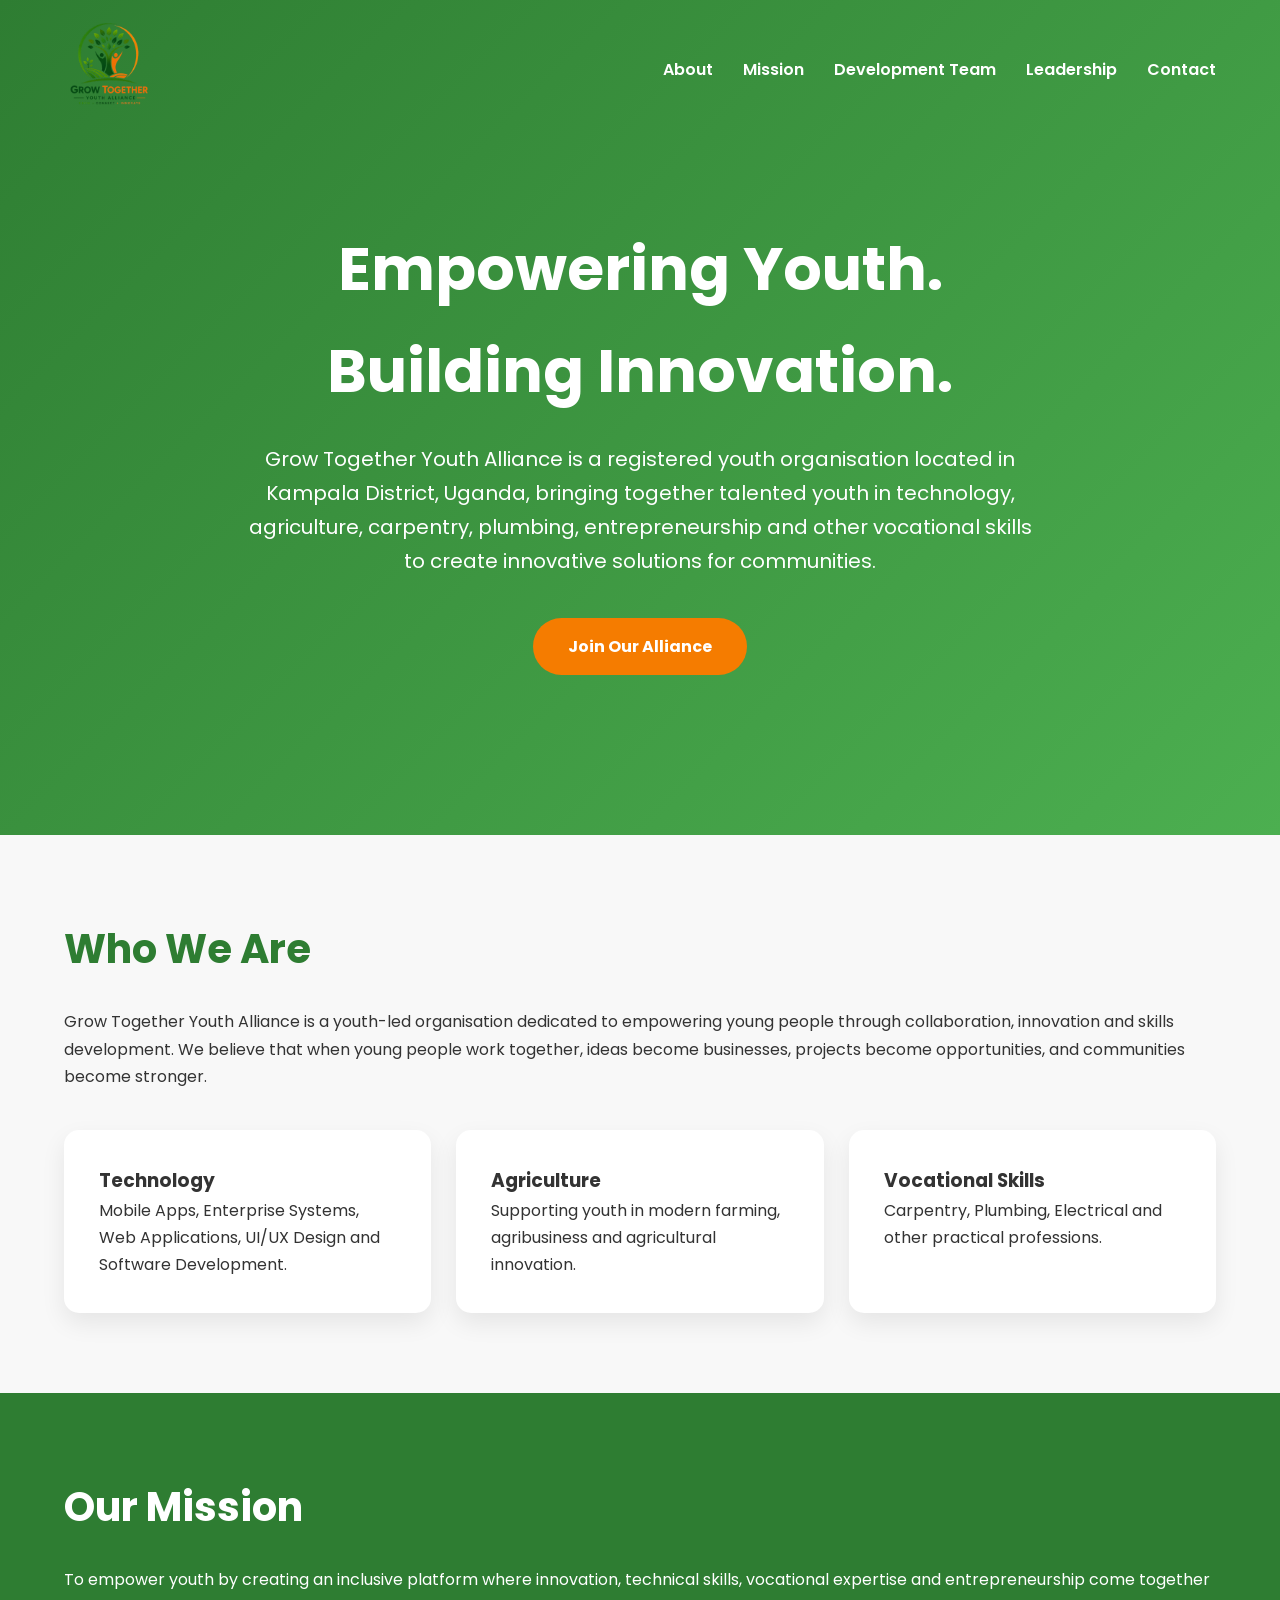
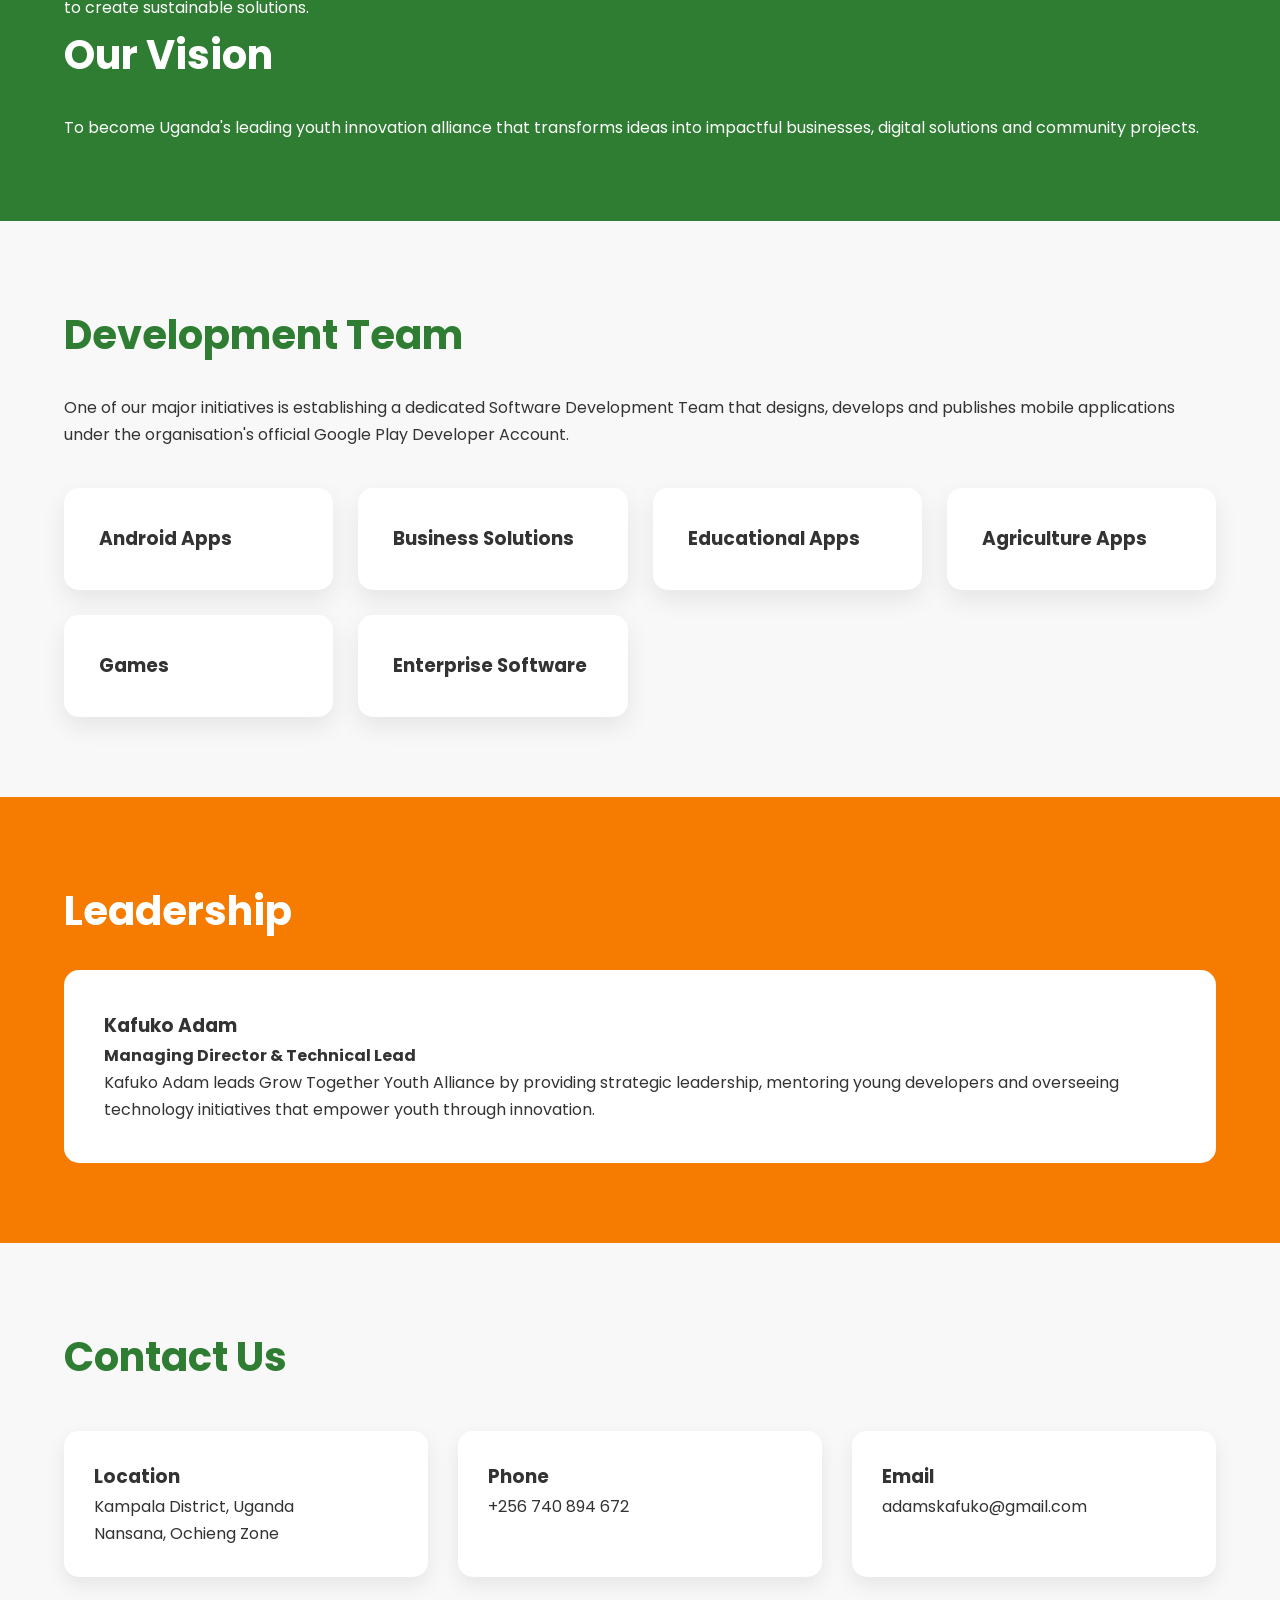
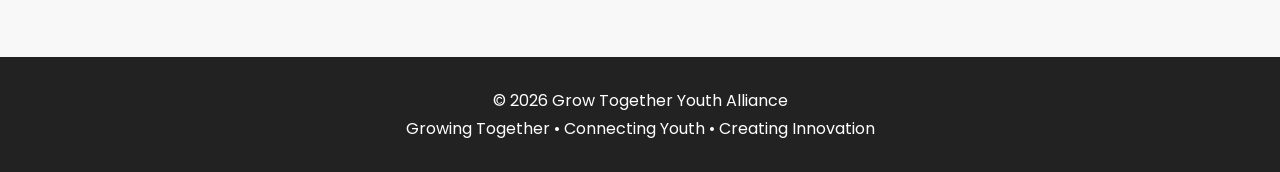
<file: index.html>
<!DOCTYPE html>
<html lang="en">
<head>

<meta charset="UTF-8">
<meta name="viewport" content="width=device-width, initial-scale=1.0">

<title>Grow Together Youth Alliance</title>

<link rel="stylesheet" href="style.css">

<link href="https://fonts.googleapis.com/css2?family=Poppins:wght@300;400;500;600;700;800&display=swap" rel="stylesheet">

</head>

<body>

<header>

<div class="container">

<nav>

<div class="logo">

<img src="grow.png" alt="Grow Together Youth Alliance Logo">

</div>

<ul>

<li><a href="#about">About</a></li>
<li><a href="#mission">Mission</a></li>
<li><a href="#team">Development Team</a></li>
<li><a href="#leadership">Leadership</a></li>
<li><a href="#contact">Contact</a></li>

</ul>

</nav>

<div class="hero">

<h1>Empowering Youth.<br>Building Innovation.</h1>

<p>

Grow Together Youth Alliance is a registered youth organisation located in
Kampala District, Uganda, bringing together talented youth in technology,
agriculture, carpentry, plumbing, entrepreneurship and other vocational
skills to create innovative solutions for communities.

</p>

<a href="#contact" class="btn">
Join Our Alliance
</a>

</div>

</div>

</header>

<section id="about">

<div class="container">

<h2>Who We Are</h2>

<p>

Grow Together Youth Alliance is a youth-led organisation dedicated to
empowering young people through collaboration, innovation and skills
development.

We believe that when young people work together, ideas become businesses,
projects become opportunities, and communities become stronger.

</p>

<div class="cards">

<div class="card">
<h3>Technology</h3>
<p>
Mobile Apps, Enterprise Systems, Web Applications,
UI/UX Design and Software Development.
</p>
</div>

<div class="card">
<h3>Agriculture</h3>
<p>
Supporting youth in modern farming,
agribusiness and agricultural innovation.
</p>
</div>

<div class="card">
<h3>Vocational Skills</h3>
<p>
Carpentry, Plumbing, Electrical and
other practical professions.
</p>
</div>

</div>

</div>

</section>

<section class="green" id="mission">

<div class="container">

<h2>Our Mission</h2>

<p>

To empower youth by creating an inclusive platform where innovation,
technical skills, vocational expertise and entrepreneurship come together
to create sustainable solutions.

</p>

<h2>Our Vision</h2>

<p>

To become Uganda's leading youth innovation alliance that transforms ideas
into impactful businesses, digital solutions and community projects.

</p>

</div>

</section>

<section id="team">

<div class="container">

<h2>Development Team</h2>

<p>

One of our major initiatives is establishing a dedicated Software
Development Team that designs, develops and publishes mobile applications
under the organisation's official Google Play Developer Account.

</p>

<div class="cards">

<div class="card">
<h3>Android Apps</h3>
</div>

<div class="card">
<h3>Business Solutions</h3>
</div>

<div class="card">
<h3>Educational Apps</h3>
</div>

<div class="card">
<h3>Agriculture Apps</h3>
</div>

<div class="card">
<h3>Games</h3>
</div>

<div class="card">
<h3>Enterprise Software</h3>
</div>

</div>

</div>

</section>

<section class="orange" id="leadership">

<div class="container">

<h2>Leadership</h2>

<div class="leader">

<h3>Kafuko Adam</h3>

<h4>Managing Director & Technical Lead</h4>

<p>

Kafuko Adam leads Grow Together Youth Alliance by providing strategic
leadership, mentoring young developers and overseeing technology
initiatives that empower youth through innovation.

</p>

</div>

</div>

</section>

<section id="contact">

<div class="container">

<h2>Contact Us</h2>

<div class="contact-box">

<div>

<h3>Location</h3>

<p>Kampala District, Uganda</p>
<p>Nansana, Ochieng Zone</p>

</div>

<div>

<h3>Phone</h3>

<p>+256 740 894 672</p>

</div>

<div>

<h3>Email</h3>

<p>adamskafuko@gmail.com</p>

</div>

</div>

</div>

</section>

<footer>

<p>

© 2026 Grow Together Youth Alliance

</p>

<p>

Growing Together • Connecting Youth • Creating Innovation

</p>

</footer>

</body>
</html>
</file>
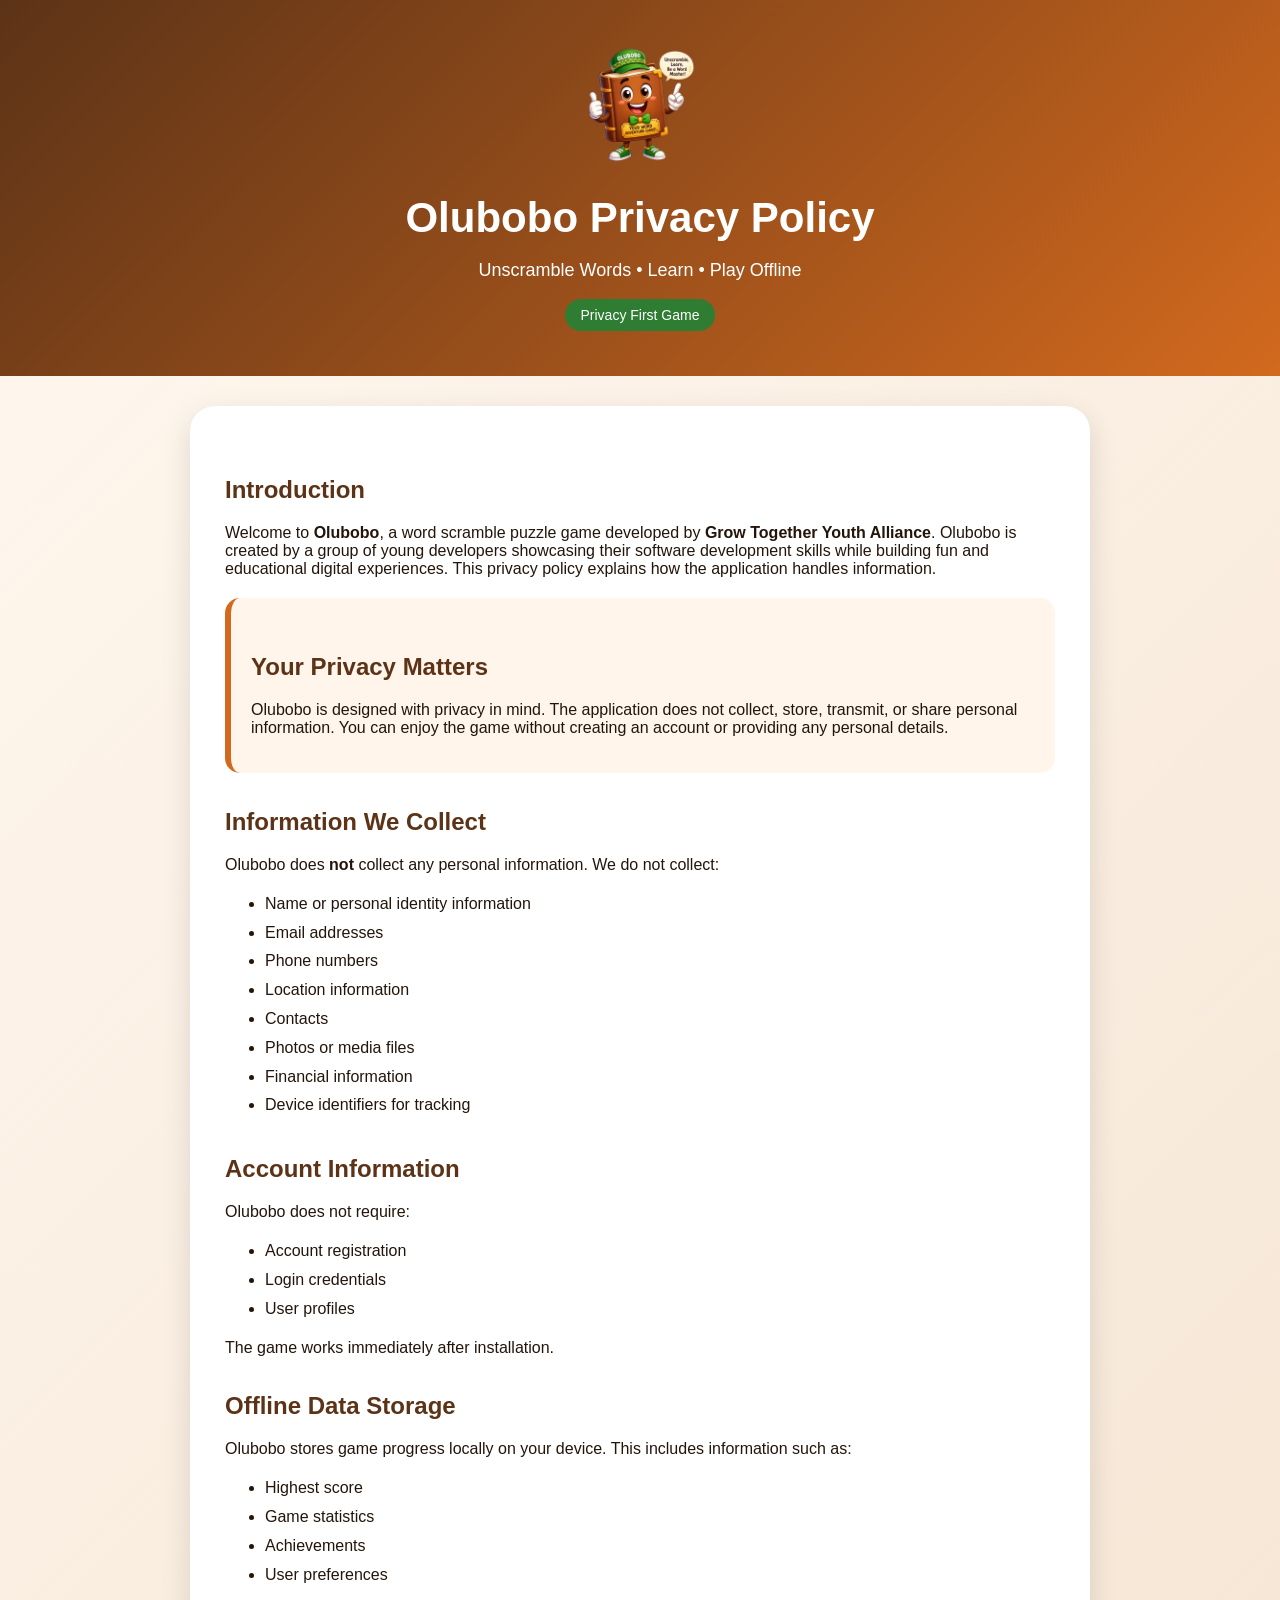
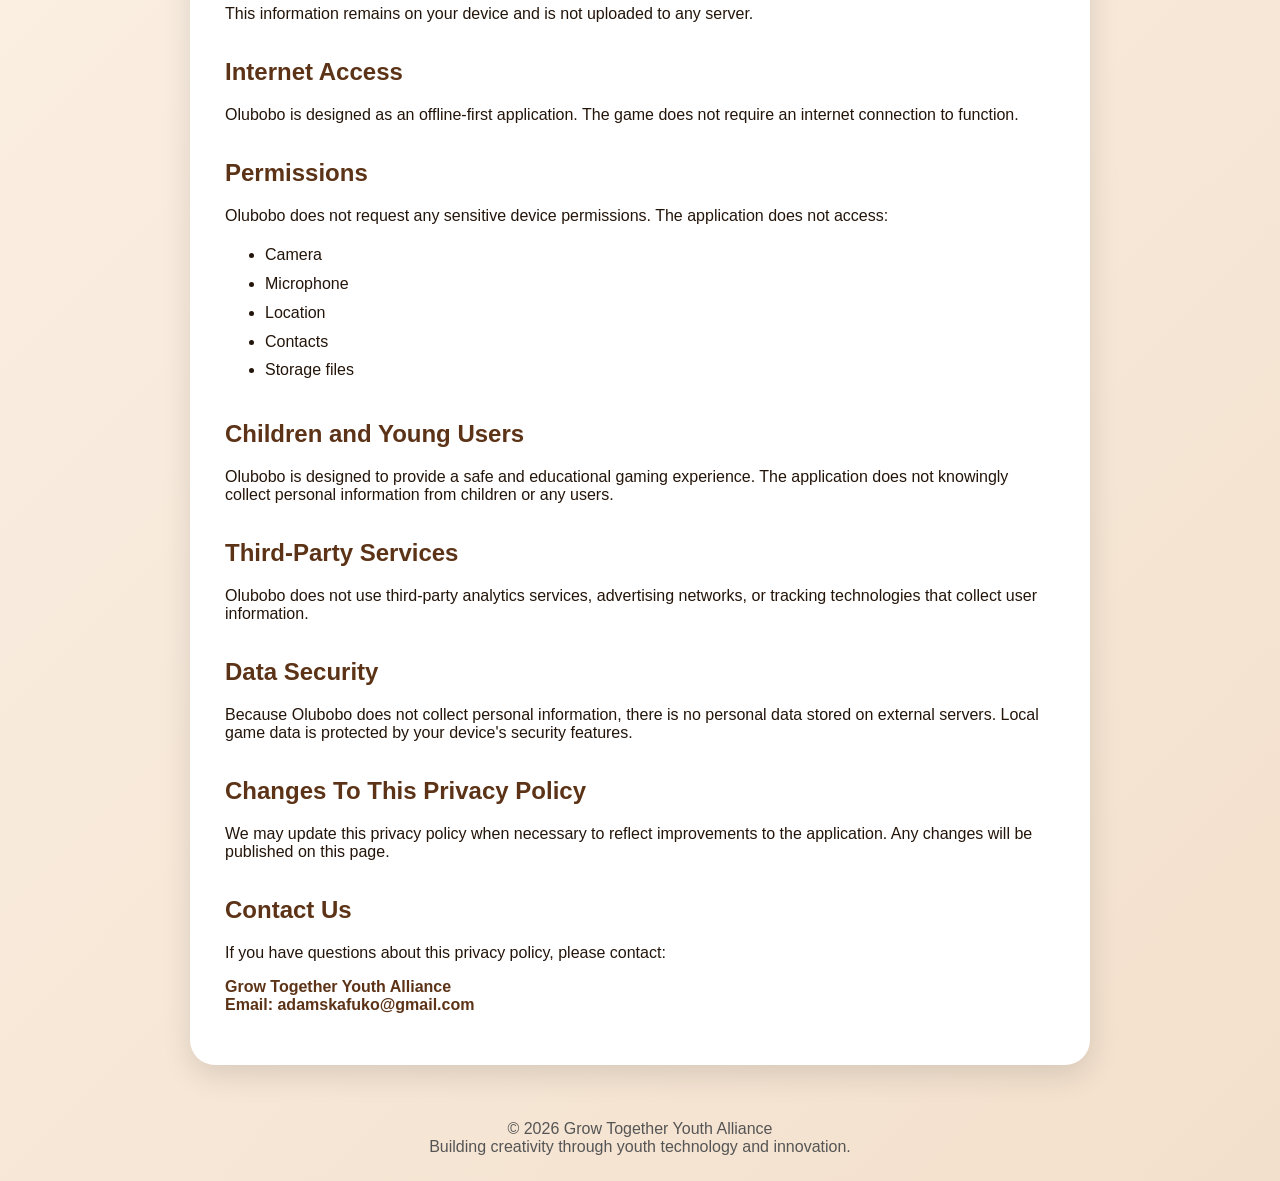
<file: olubobo.html>
<!DOCTYPE html>
<html lang="en">

<head>

<meta charset="UTF-8">
<meta name="viewport" content="width=device-width, initial-scale=1.0">

<title>Olubobo Privacy Policy</title>


<style>

:root {

    --brown:#5C3317;
    --light-brown:#D2691E;
    --cream:#FFF8F0;
    --dark:#24150A;
    --green:#2E7D32;

}


* {

    box-sizing:border-box;
    font-family:'Segoe UI', Arial, sans-serif;

}



body {

    margin:0;
    background:
    linear-gradient(
    135deg,
    #FFF8F0,
    #F3E0CC);

    color:var(--dark);

}



.header {

    background:
    linear-gradient(
    135deg,
    var(--brown),
    var(--light-brown));

    color:white;

    padding:45px 20px;

    text-align:center;


}



.logo {

    width:120px;

    height:120px;

    border-radius:25px;

    margin-bottom:15px;

}



.header h1 {

    margin:10px;

    font-size:42px;

}



.header p {

    font-size:18px;

}




.container {


    max-width:900px;

    margin:30px auto;

    background:white;

    padding:35px;

    border-radius:25px;

    box-shadow:
    0 10px 30px rgba(0,0,0,0.12);


}



.card {


    background:#FFF5EA;

    border-left:6px solid var(--light-brown);

    padding:20px;

    border-radius:15px;

    margin:20px 0;


}



h2 {


    color:var(--brown);

    margin-top:35px;

}



ul {

    line-height:1.8;

}



.badge {


    display:inline-block;

    background:var(--green);

    color:white;

    padding:8px 15px;

    border-radius:20px;

    font-size:14px;


}



.footer {


    text-align:center;

    padding:25px;

    color:#555;


}



.email {


    color:var(--brown);

    font-weight:bold;

}



</style>

</head>



<body>



<div class="header">


<!-- Replace with your hosted guide.png image path -->

<img src="olubobo.png" class="logo">


<h1>Olubobo Privacy Policy</h1>


<p>
Unscramble Words • Learn • Play Offline
</p>


<span class="badge">
Privacy First Game
</span>


</div>





<div class="container">


<h2>Introduction</h2>


<p>

Welcome to <strong>Olubobo</strong>, a word scramble puzzle game developed by 
<strong>Grow Together Youth Alliance</strong>.

Olubobo is created by a group of young developers showcasing their software
development skills while building fun and educational digital experiences.

This privacy policy explains how the application handles information.

</p>





<div class="card">


<h2>Your Privacy Matters</h2>


<p>

Olubobo is designed with privacy in mind.

The application does not collect, store, transmit, or share personal information.

You can enjoy the game without creating an account or providing any personal details.

</p>


</div>





<h2>Information We Collect</h2>


<p>

Olubobo does <strong>not</strong> collect any personal information.

We do not collect:

</p>


<ul>

<li>Name or personal identity information</li>

<li>Email addresses</li>

<li>Phone numbers</li>

<li>Location information</li>

<li>Contacts</li>

<li>Photos or media files</li>

<li>Financial information</li>

<li>Device identifiers for tracking</li>

</ul>






<h2>Account Information</h2>


<p>

Olubobo does not require:

</p>


<ul>

<li>Account registration</li>

<li>Login credentials</li>

<li>User profiles</li>

</ul>

<p>

The game works immediately after installation.

</p>






<h2>Offline Data Storage</h2>


<p>

Olubobo stores game progress locally on your device.

This includes information such as:

</p>


<ul>

<li>Highest score</li>

<li>Game statistics</li>

<li>Achievements</li>

<li>User preferences</li>

</ul>


<p>

This information remains on your device and is not uploaded to any server.

</p>






<h2>Internet Access</h2>


<p>

Olubobo is designed as an offline-first application.

The game does not require an internet connection to function.

</p>






<h2>Permissions</h2>


<p>

Olubobo does not request any sensitive device permissions.

The application does not access:

</p>


<ul>

<li>Camera</li>

<li>Microphone</li>

<li>Location</li>

<li>Contacts</li>

<li>Storage files</li>

</ul>






<h2>Children and Young Users</h2>


<p>

Olubobo is designed to provide a safe and educational gaming experience.

The application does not knowingly collect personal information from children
or any users.

</p>






<h2>Third-Party Services</h2>


<p>

Olubobo does not use third-party analytics services, advertising networks,
or tracking technologies that collect user information.

</p>






<h2>Data Security</h2>


<p>

Because Olubobo does not collect personal information, there is no personal
data stored on external servers.

Local game data is protected by your device's security features.

</p>






<h2>Changes To This Privacy Policy</h2>


<p>

We may update this privacy policy when necessary to reflect improvements
to the application.

Any changes will be published on this page.

</p>






<h2>Contact Us</h2>


<p>

If you have questions about this privacy policy, please contact:

</p>


<p class="email">

Grow Together Youth Alliance<br>

Email:
adamskafuko@gmail.com

</p>




</div>





<div class="footer">


© 2026 Grow Together Youth Alliance<br>

Building creativity through youth technology and innovation.


</div>




</body>

</html>
</file>
<file: style.css>
*{
margin:0;
padding:0;
box-sizing:border-box;
}

body{

font-family:'Poppins',sans-serif;
line-height:1.7;
background:#f8f8f8;
color:#333;

}

.container{

width:90%;
max-width:1200px;
margin:auto;

}

header{

background:linear-gradient(135deg,#2E7D32,#4CAF50);
color:white;
padding-bottom:80px;

}

nav{

display:flex;
justify-content:space-between;
align-items:center;
padding:20px 0;

}

.logo img{

height:90px;

}

nav ul{

display:flex;
list-style:none;

}

nav li{

margin-left:30px;

}

nav a{

color:white;
text-decoration:none;
font-weight:600;

}

.hero{

text-align:center;
padding:80px 0;

}

.hero h1{

font-size:60px;
margin-bottom:20px;

}

.hero p{

max-width:800px;
margin:auto;
font-size:20px;

}

.btn{

display:inline-block;
margin-top:40px;
padding:15px 35px;
background:#F57C00;
color:white;
text-decoration:none;
border-radius:40px;
font-weight:bold;
transition:.3s;

}

.btn:hover{

background:#ff9800;

}

section{

padding:80px 0;

}

h2{

font-size:40px;
color:#2E7D32;
margin-bottom:25px;

}

.cards{

display:grid;
grid-template-columns:repeat(auto-fit,minmax(260px,1fr));
gap:25px;
margin-top:40px;

}

.card{

background:white;
padding:35px;
border-radius:15px;
box-shadow:0 10px 25px rgba(0,0,0,.08);
transition:.3s;

}

.card:hover{

transform:translateY(-10px);

}

.green{

background:#2E7D32;
color:white;

}

.green h2{

color:white;

}

.orange{

background:#F57C00;
color:white;

}

.orange h2{

color:white;

}

.leader{

background:white;
color:#333;
padding:40px;
border-radius:15px;

}

.contact-box{

display:grid;
grid-template-columns:repeat(auto-fit,minmax(250px,1fr));
gap:30px;
margin-top:40px;

}

.contact-box div{

background:white;
padding:30px;
border-radius:15px;
box-shadow:0 8px 20px rgba(0,0,0,.08);

}

footer{

background:#222;
color:white;
text-align:center;
padding:30px;

}

@media(max-width:768px){

nav{

flex-direction:column;

}

nav ul{

margin-top:20px;
flex-wrap:wrap;
justify-content:center;

}

nav li{

margin:10px;

}

.hero h1{

font-size:38px;

}

.hero p{

font-size:18px;

}

}
</file>
